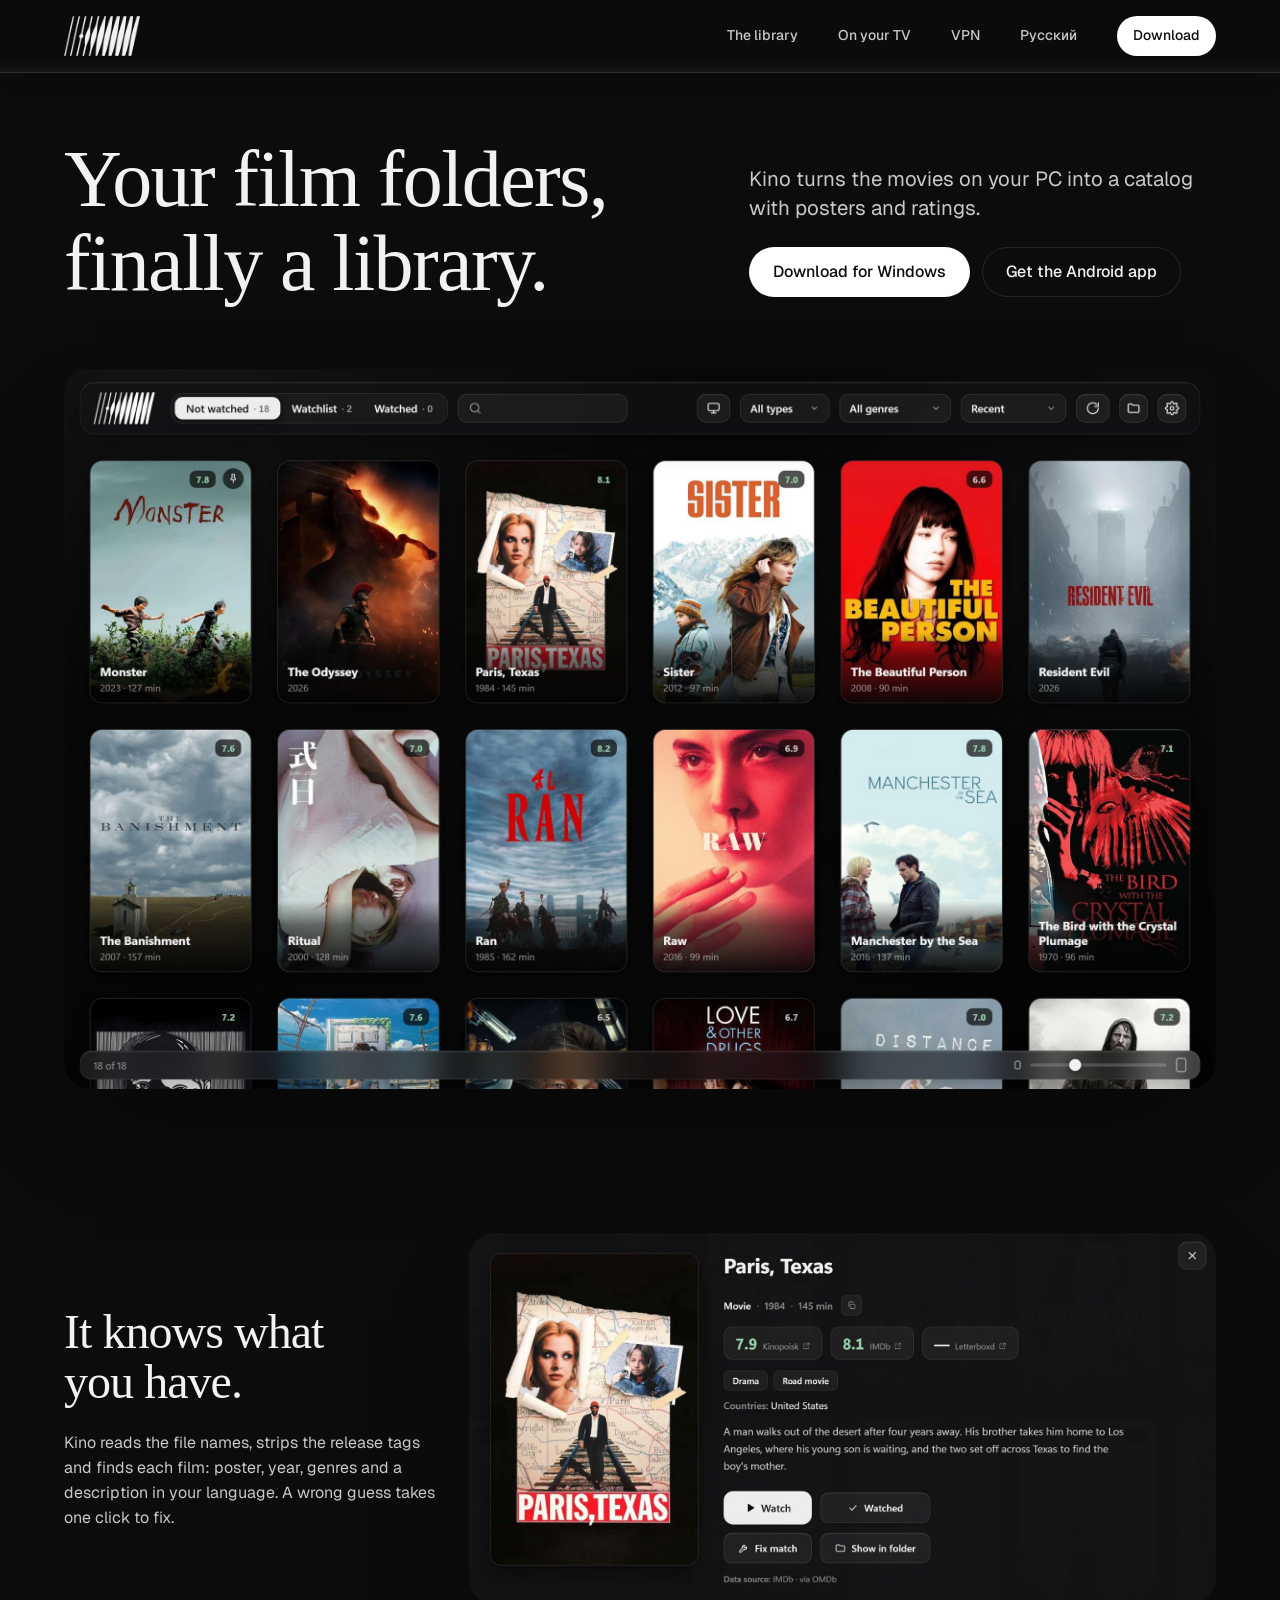
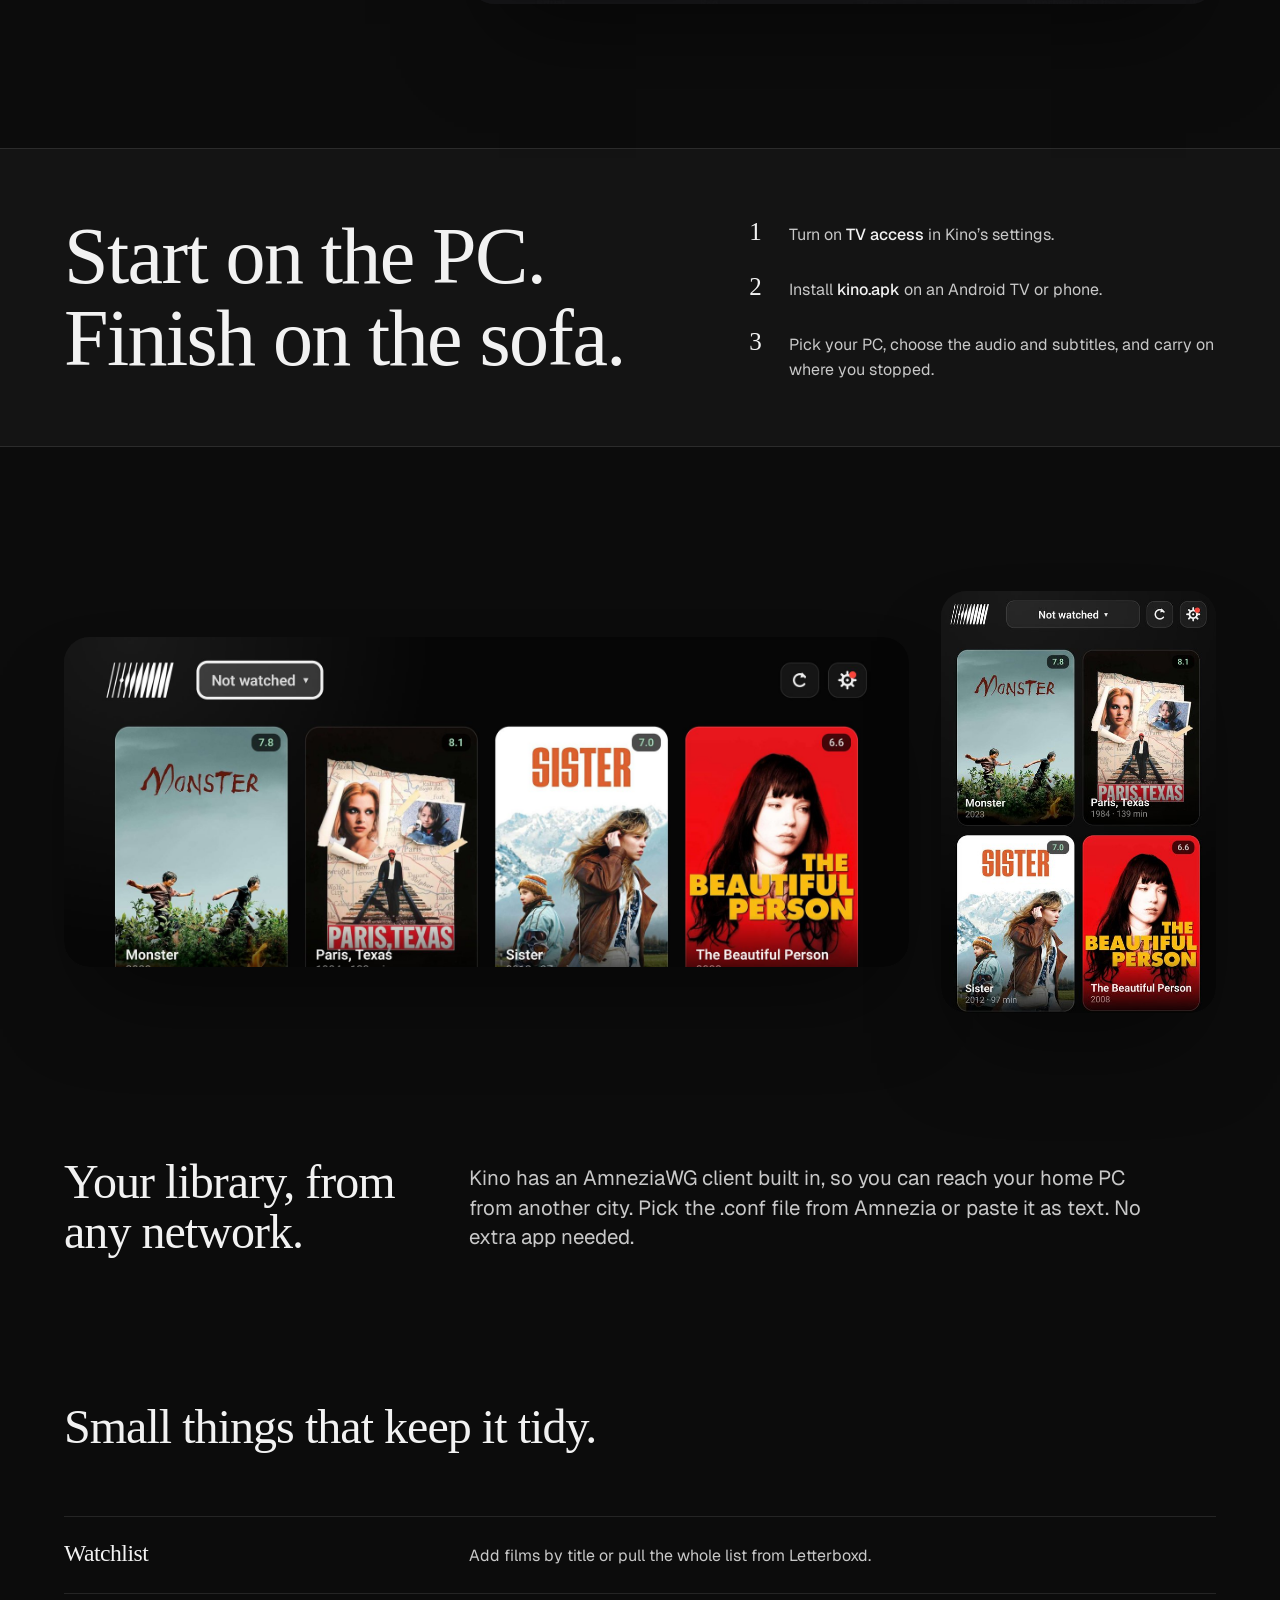
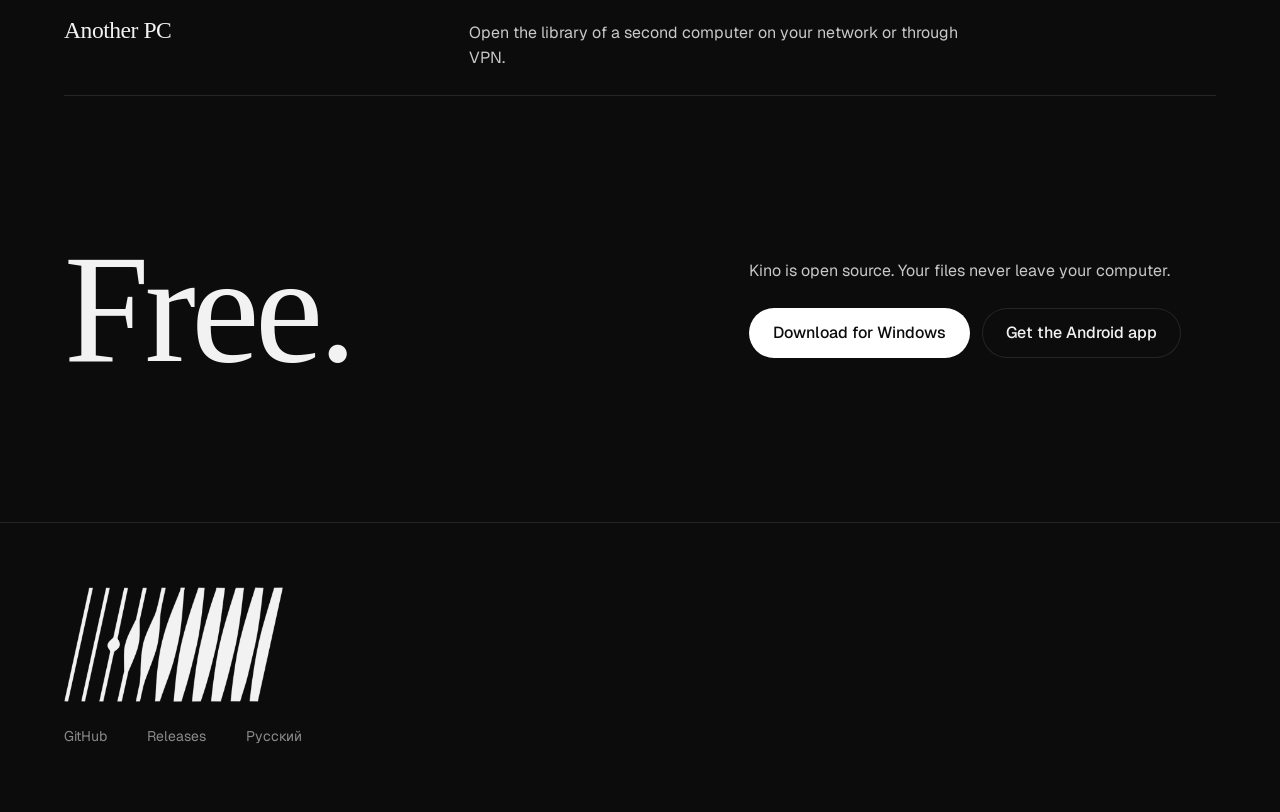
<file: docs/index.html>
<!doctype html>
<html lang="en">
<head>
<meta charset="utf-8">
<meta name="viewport" content="width=device-width, initial-scale=1">
<title>Kino, a library for your films</title>
<meta name="description" content="Kino turns folders of movies and series on your PC into a catalog with posters and ratings, and plays them on Android TV.">
<link rel="preconnect" href="https://fonts.googleapis.com">
<link rel="preconnect" href="https://fonts.gstatic.com" crossorigin>
<link href="https://api.fontshare.com/v2/css?f[]=boska@500&display=swap" rel="stylesheet">
<link href="https://fonts.googleapis.com/css2?family=Geist:wght@400;500&family=Playfair+Display:wght@500&display=swap" rel="stylesheet">
<link rel="stylesheet" href="styles.css">
</head>
<body>
<svg width="0" height="0" style="position:absolute" aria-hidden="true"><filter id="kino-glass" x="0" y="0" width="100%" height="100%" color-interpolation-filters="sRGB"><feImage href="data:image/svg+xml,%3Csvg%20xmlns%3D%22http%3A%2F%2Fwww.w3.org%2F2000%2Fsvg%22%20width%3D%22100%22%20height%3D%22100%22%20preserveAspectRatio%3D%22none%22%3E%3Cdefs%3E%3ClinearGradient%20id%3D%22g%22%20x1%3D%220%22%20y1%3D%220%22%20x2%3D%220%22%20y2%3D%221%22%3E%3Cstop%20offset%3D%220%22%20stop-color%3D%22rgb%28128%2C232%2C128%29%22%2F%3E%3Cstop%20offset%3D%220.35%22%20stop-color%3D%22rgb%28128%2C150%2C128%29%22%2F%3E%3Cstop%20offset%3D%220.5%22%20stop-color%3D%22rgb%28128%2C128%2C128%29%22%2F%3E%3Cstop%20offset%3D%220.65%22%20stop-color%3D%22rgb%28128%2C106%2C128%29%22%2F%3E%3Cstop%20offset%3D%221%22%20stop-color%3D%22rgb%28128%2C24%2C128%29%22%2F%3E%3C%2FlinearGradient%3E%3ClinearGradient%20id%3D%22h%22%20x1%3D%220%22%20y1%3D%220%22%20x2%3D%221%22%20y2%3D%220%22%3E%3Cstop%20offset%3D%220%22%20stop-color%3D%22rgb%28232%2C128%2C128%29%22%2F%3E%3Cstop%20offset%3D%220.06%22%20stop-color%3D%22rgb%28128%2C128%2C128%29%22%2F%3E%3Cstop%20offset%3D%220.94%22%20stop-color%3D%22rgb%28128%2C128%2C128%29%22%2F%3E%3Cstop%20offset%3D%221%22%20stop-color%3D%22rgb%2824%2C128%2C128%29%22%2F%3E%3C%2FlinearGradient%3E%3C%2Fdefs%3E%3Crect%20width%3D%22100%22%20height%3D%22100%22%20fill%3D%22url%28%23g%29%22%2F%3E%3Crect%20width%3D%22100%22%20height%3D%22100%22%20fill%3D%22url%28%23h%29%22%20style%3D%22mix-blend-mode%3Ascreen%22%20opacity%3D%220%22%2F%3E%3C%2Fsvg%3E" preserveAspectRatio="none" result="map"/><feDisplacementMap in="SourceGraphic" in2="map" scale="40" xChannelSelector="R" yChannelSelector="G"/></filter></svg>
<header class="nav">
<div class="container">
<a class="wordmark" href="#top"><span class="logo"></span><span class="visually-hidden">Kino</span></a>
<ul class="nav-links">
<li><a href="#library">The library</a></li>
<li><a href="#tv">On your TV</a></li>
<li><a href="#vpn">VPN</a></li>
<li><a href="ru.html" lang="ru">Русский</a></li>
</ul>
<a class="btn btn--primary btn--small" href="#get">Download</a>
</div>
</header>

<main id="top">
<div class="hero container">
<div class="hero-head">
<h1>Your film folders, finally a library.</h1>
<div class="hero-side">
<p class="lead">Kino turns the movies on your PC into a catalog with posters and ratings.</p>
<div class="actions">
<a class="btn btn--primary" href="https://github.com/idLorem/kino/releases/latest/download/installer.exe">Download for Windows</a>
<a class="btn btn--ghost" href="https://github.com/idLorem/kino/releases/latest/download/kino.apk">Get the Android app</a>
</div>
</div>
</div>
<figure class="screen"><img src="images/kino-library.jpg" width="2400" height="1500" alt="The Kino window: a grid of film posters with ratings, tabs for Not watched, Watchlist and Watched, and filters by type and genre"></figure>
</div>

<section id="library" class="container">
<div class="split">
<div class="split-text">
<h2>It knows what you have.</h2>
<p>Kino reads the file names, strips the release tags and finds each film: poster, year, genres and a description in your language. A wrong guess takes one click to fix.</p>
</div>
<figure class="screen"><img src="images/kino-card.jpg" width="1790" height="890" loading="lazy" alt="A film card in Kino: poster, ratings from Kinopoisk and IMDb, genres, description and the Watch button"></figure>
</div>
</section>

<div id="tv" class="band">
<div class="container">
<h2 class="statement">Start on the PC. Finish on the sofa.</h2>
<ol class="steps">
<li><span>Turn on <strong>TV access</strong> in Kino’s settings.</span></li>
<li><span>Install <strong>kino.apk</strong> on an Android TV or phone.</span></li>
<li><span>Pick your PC, choose the audio and subtitles, and carry on where you stopped.</span></li>
</ol>
</div>
</div>

<section class="container">
<div class="devices">
<figure class="screen"><img src="images/android-tv.jpg" width="1920" height="750" loading="lazy" alt="Kino on Android TV and on a phone, with the same library"></figure>
<figure class="screen"><img src="images/android-phone.jpg" width="540" height="829" loading="lazy" alt=""></figure>
</div>
</section>

<section id="vpn" class="container">
<div class="split">
<h2>Your library, from any network.</h2>
<p class="lead">Kino has an AmneziaWG client built in, so you can reach your home PC from another city. Pick the .conf file from Amnezia or paste it as text. No extra app needed.</p>
</div>
</section>

<section class="container">
<h2>Small things that keep it tidy.</h2>
<dl class="rows rows--tight">
<div><dt>Watchlist</dt><dd>Add films by title or pull the whole list from Letterboxd.</dd></div>
<div><dt>Another PC</dt><dd>Open the library of a second computer on your network or through VPN.</dd></div>
</dl>
</section>

<section id="get" class="container">
<div class="get">
<p class="figure">Free.</p>
<div class="get-side">
<p>Kino is open source. Your files never leave your computer.</p>
<div class="actions">
<a class="btn btn--primary" href="https://github.com/idLorem/kino/releases/latest/download/installer.exe">Download for Windows</a>
<a class="btn btn--ghost" href="https://github.com/idLorem/kino/releases/latest/download/kino.apk">Get the Android app</a>
</div>
</div>
</div>
</section>
</main>

<footer class="footer">
<div class="container">
<p class="mast"><span class="logo"></span><span class="visually-hidden">Kino</span></p>
<ul>
<li><a href="https://github.com/idLorem/kino">GitHub</a></li>
<li><a href="https://github.com/idLorem/kino/releases/latest">Releases</a></li>
<li><a href="ru.html" lang="ru">Русский</a></li>
</ul>
</div>
</footer>
</body>
</html>
</file>
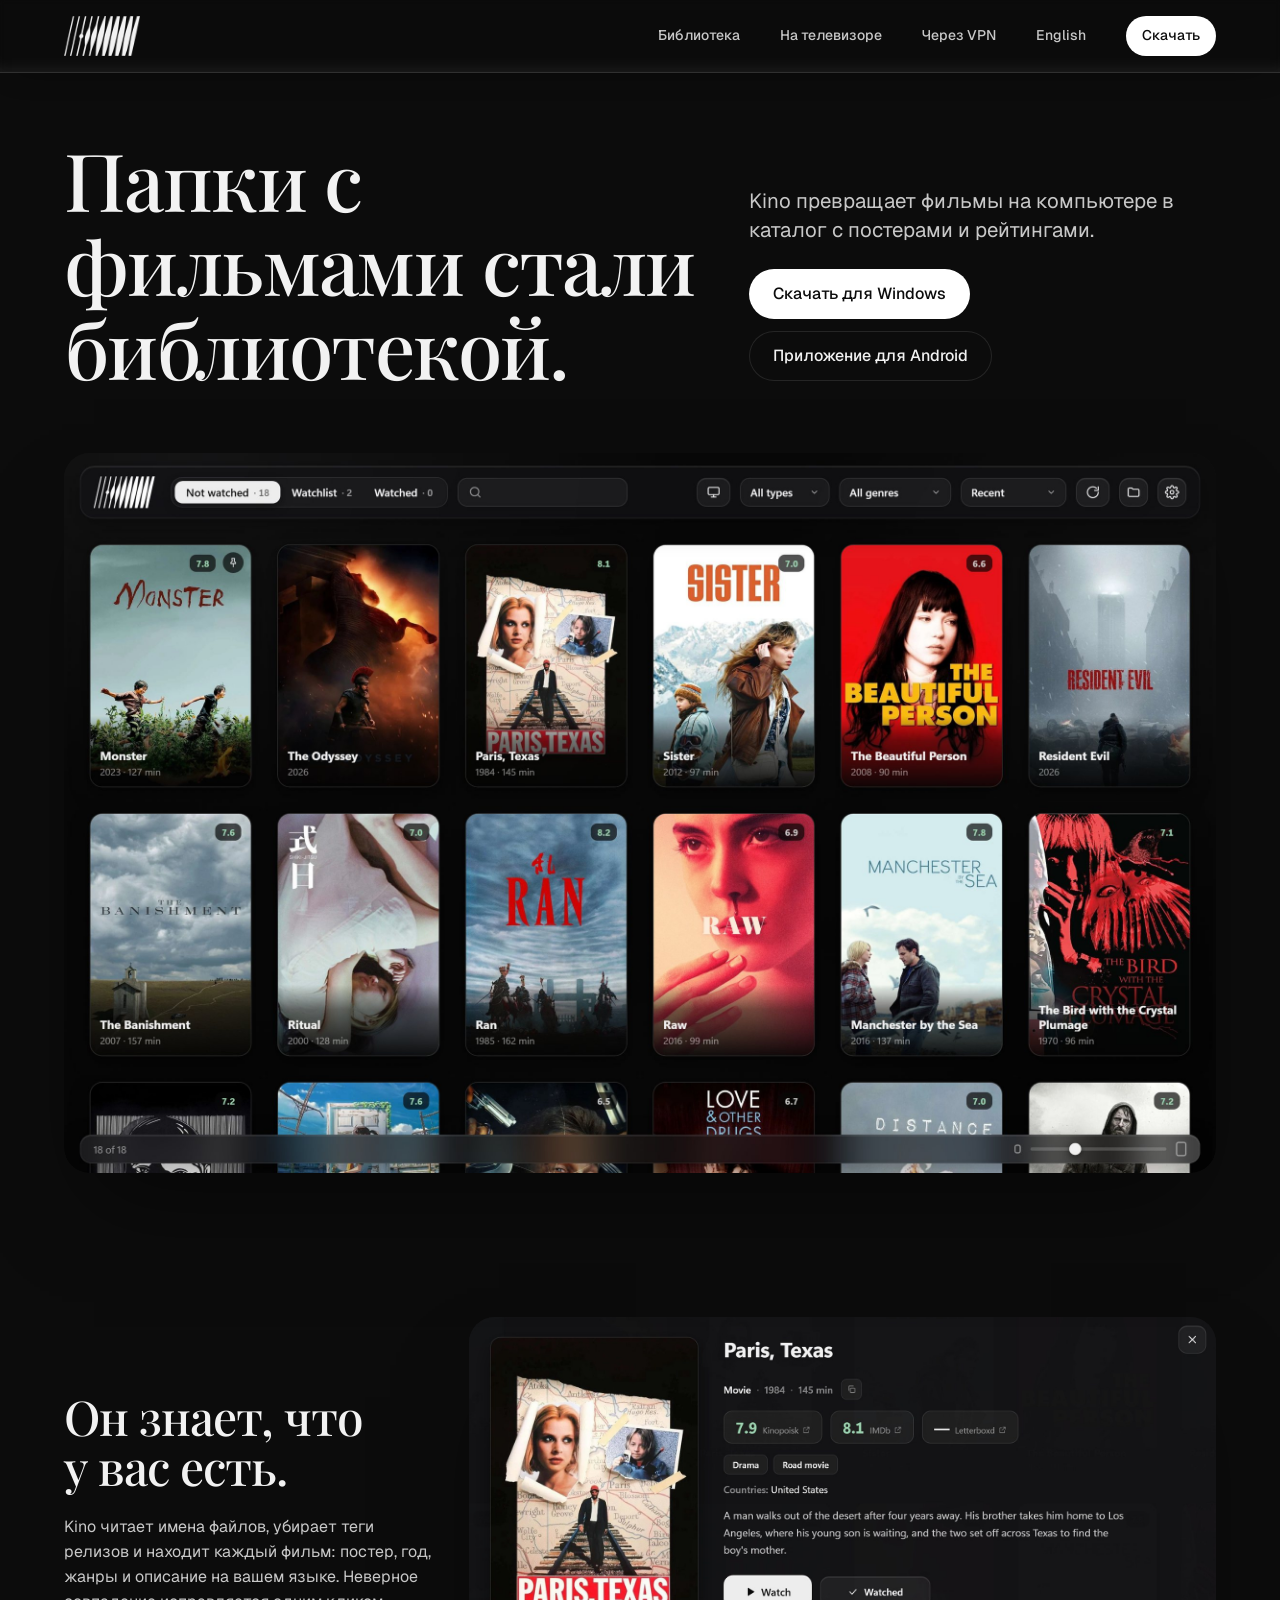
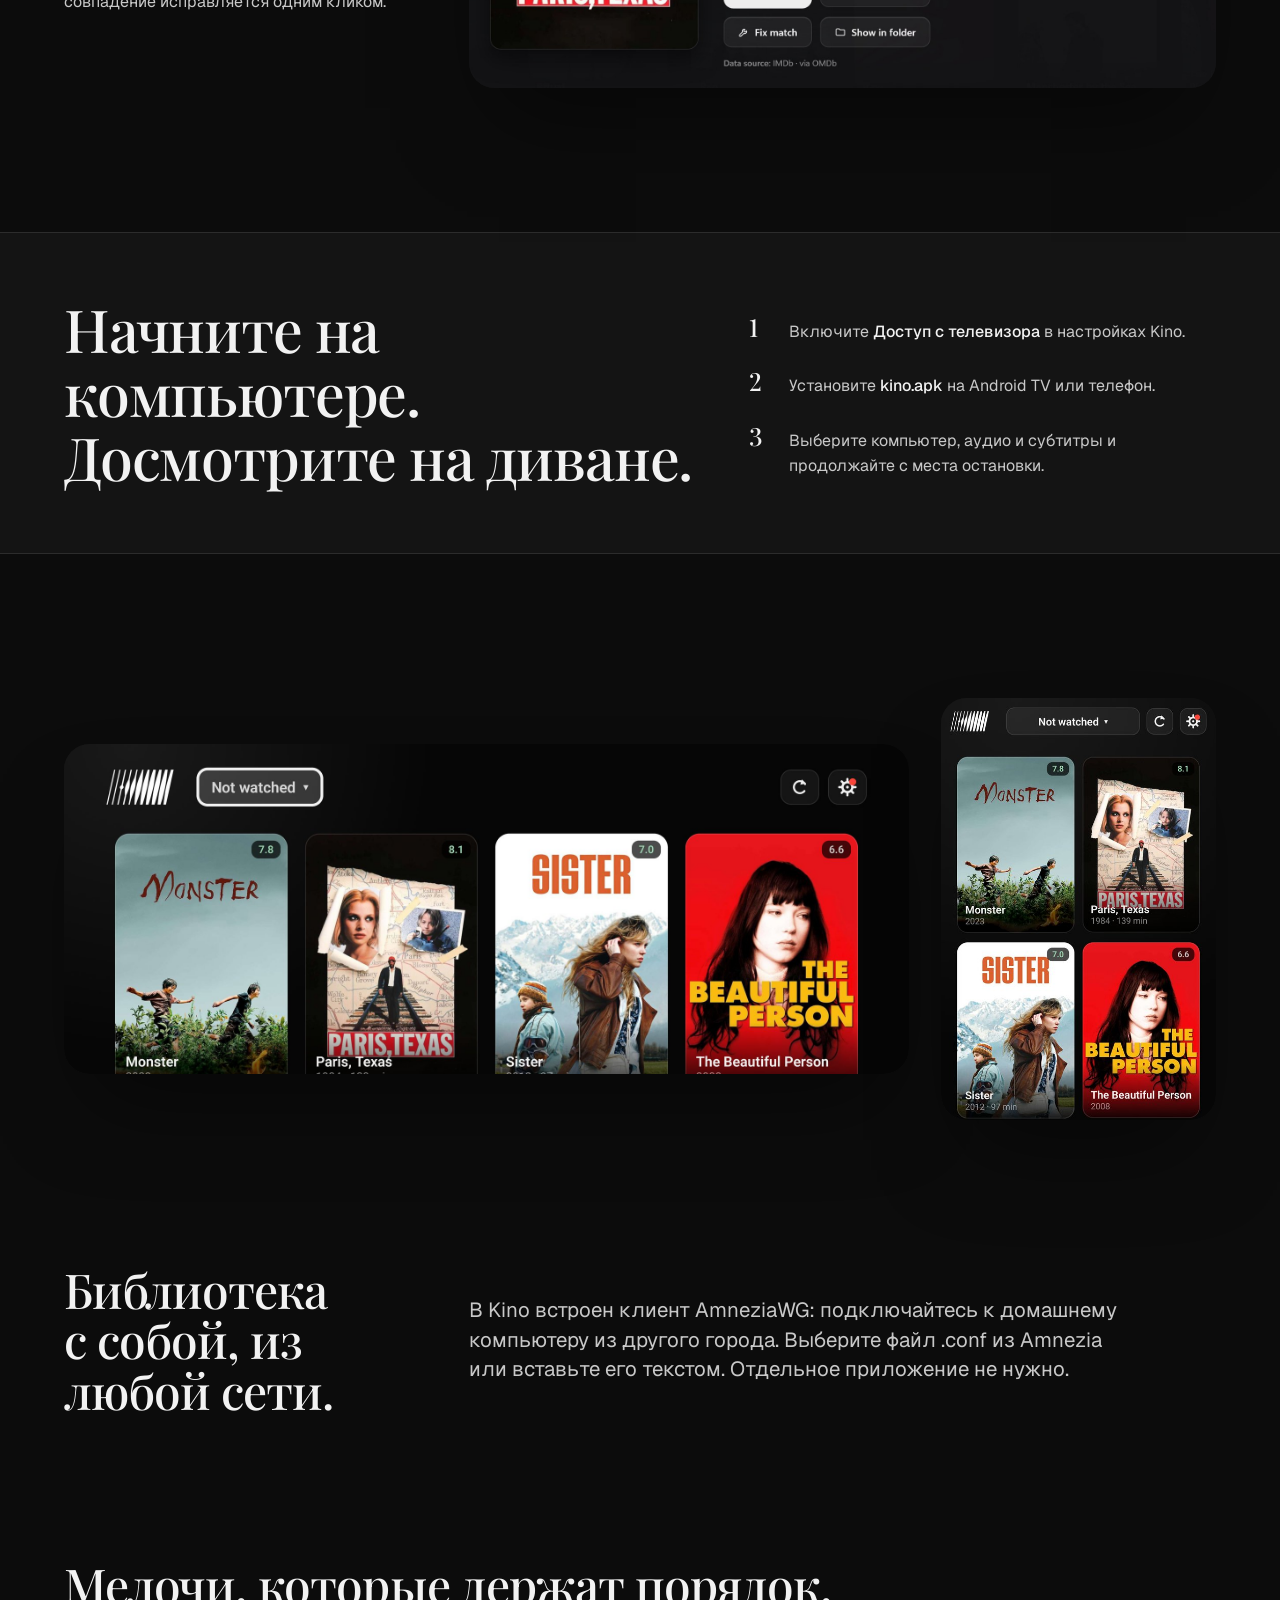
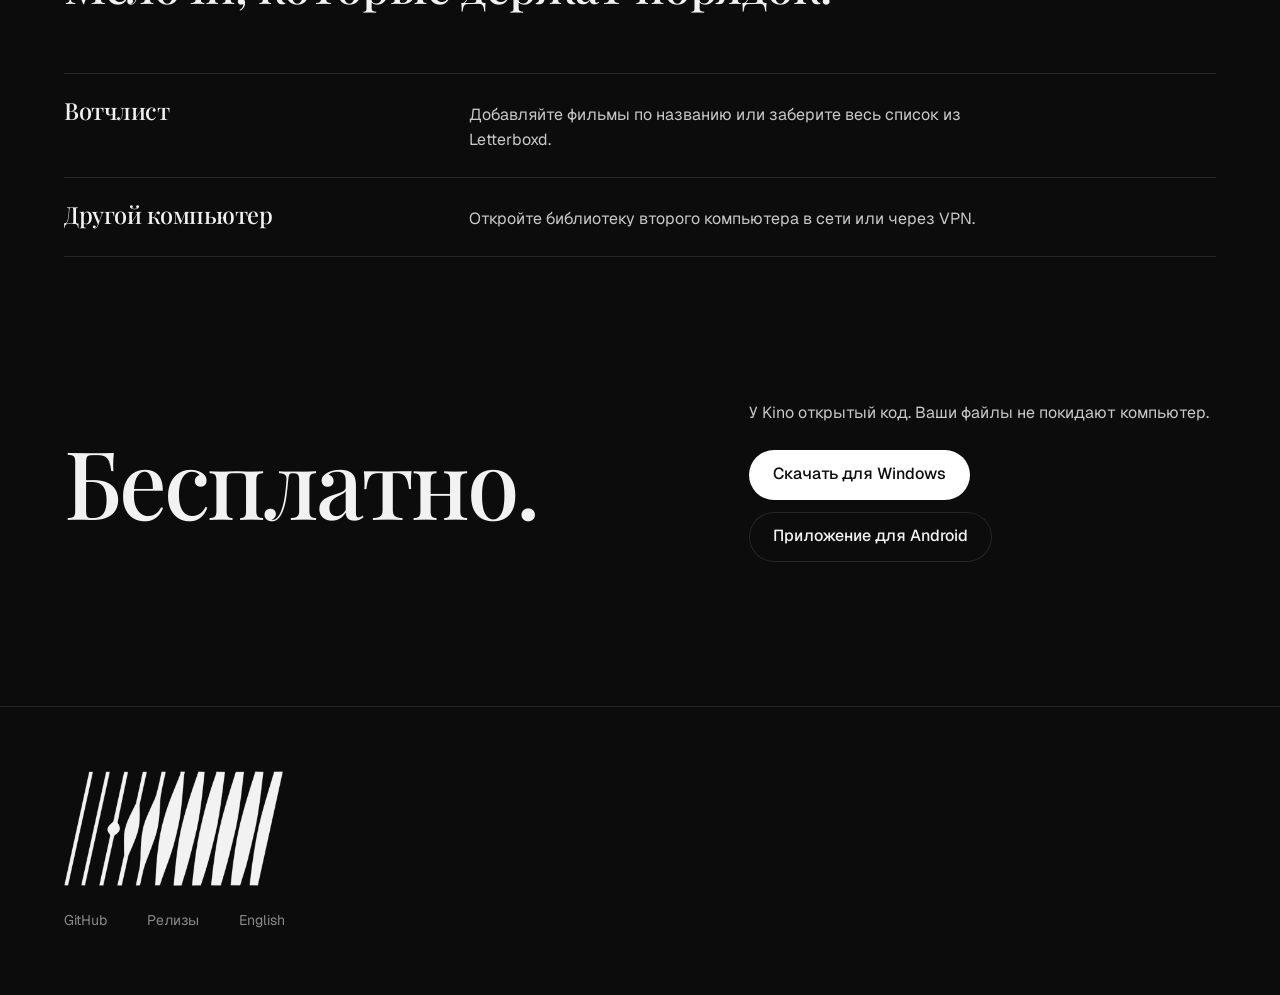
<file: docs/ru.html>
<!doctype html>
<html lang="ru">
<head>
<meta charset="utf-8">
<meta name="viewport" content="width=device-width, initial-scale=1">
<title>Kino, библиотека ваших фильмов</title>
<meta name="description" content="Kino превращает папки с фильмами и сериалами на компьютере в каталог с постерами и рейтингами и показывает их на Android TV.">
<link rel="preconnect" href="https://fonts.googleapis.com">
<link rel="preconnect" href="https://fonts.gstatic.com" crossorigin>
<link href="https://api.fontshare.com/v2/css?f[]=boska@500&display=swap" rel="stylesheet">
<link href="https://fonts.googleapis.com/css2?family=Geist:wght@400;500&family=Playfair+Display:wght@500&display=swap" rel="stylesheet">
<link rel="stylesheet" href="styles.css">
</head>
<body>
<svg width="0" height="0" style="position:absolute" aria-hidden="true"><filter id="kino-glass" x="0" y="0" width="100%" height="100%" color-interpolation-filters="sRGB"><feImage href="data:image/svg+xml,%3Csvg%20xmlns%3D%22http%3A%2F%2Fwww.w3.org%2F2000%2Fsvg%22%20width%3D%22100%22%20height%3D%22100%22%20preserveAspectRatio%3D%22none%22%3E%3Cdefs%3E%3ClinearGradient%20id%3D%22g%22%20x1%3D%220%22%20y1%3D%220%22%20x2%3D%220%22%20y2%3D%221%22%3E%3Cstop%20offset%3D%220%22%20stop-color%3D%22rgb%28128%2C232%2C128%29%22%2F%3E%3Cstop%20offset%3D%220.35%22%20stop-color%3D%22rgb%28128%2C150%2C128%29%22%2F%3E%3Cstop%20offset%3D%220.5%22%20stop-color%3D%22rgb%28128%2C128%2C128%29%22%2F%3E%3Cstop%20offset%3D%220.65%22%20stop-color%3D%22rgb%28128%2C106%2C128%29%22%2F%3E%3Cstop%20offset%3D%221%22%20stop-color%3D%22rgb%28128%2C24%2C128%29%22%2F%3E%3C%2FlinearGradient%3E%3ClinearGradient%20id%3D%22h%22%20x1%3D%220%22%20y1%3D%220%22%20x2%3D%221%22%20y2%3D%220%22%3E%3Cstop%20offset%3D%220%22%20stop-color%3D%22rgb%28232%2C128%2C128%29%22%2F%3E%3Cstop%20offset%3D%220.06%22%20stop-color%3D%22rgb%28128%2C128%2C128%29%22%2F%3E%3Cstop%20offset%3D%220.94%22%20stop-color%3D%22rgb%28128%2C128%2C128%29%22%2F%3E%3Cstop%20offset%3D%221%22%20stop-color%3D%22rgb%2824%2C128%2C128%29%22%2F%3E%3C%2FlinearGradient%3E%3C%2Fdefs%3E%3Crect%20width%3D%22100%22%20height%3D%22100%22%20fill%3D%22url%28%23g%29%22%2F%3E%3Crect%20width%3D%22100%22%20height%3D%22100%22%20fill%3D%22url%28%23h%29%22%20style%3D%22mix-blend-mode%3Ascreen%22%20opacity%3D%220%22%2F%3E%3C%2Fsvg%3E" preserveAspectRatio="none" result="map"/><feDisplacementMap in="SourceGraphic" in2="map" scale="40" xChannelSelector="R" yChannelSelector="G"/></filter></svg>
<header class="nav">
<div class="container">
<a class="wordmark" href="#top"><span class="logo"></span><span class="visually-hidden">Kino</span></a>
<ul class="nav-links">
<li><a href="#library">Библиотека</a></li>
<li><a href="#tv">На телевизоре</a></li>
<li><a href="#vpn">Через VPN</a></li>
<li><a href="index.html" lang="en">English</a></li>
</ul>
<a class="btn btn--primary btn--small" href="#get">Скачать</a>
</div>
</header>

<main id="top">
<div class="hero container">
<div class="hero-head">
<h1>Папки с фильмами стали библиотекой.</h1>
<div class="hero-side">
<p class="lead">Kino превращает фильмы на компьютере в каталог с постерами и рейтингами.</p>
<div class="actions">
<a class="btn btn--primary" href="https://github.com/idLorem/kino/releases/latest/download/installer.exe">Скачать для Windows</a>
<a class="btn btn--ghost" href="https://github.com/idLorem/kino/releases/latest/download/kino.apk">Приложение для Android</a>
</div>
</div>
</div>
<figure class="screen"><img src="images/kino-library.jpg" width="2400" height="1500" alt="Окно Kino: сетка постеров с рейтингами, вкладки «Не просмотрено», Watchlist и «Просмотрено», фильтры по типу и жанру"></figure>
</div>

<section id="library" class="container">
<div class="split">
<div class="split-text">
<h2>Он знает, что у вас есть.</h2>
<p>Kino читает имена файлов, убирает теги релизов и находит каждый фильм: постер, год, жанры и описание на вашем языке. Неверное совпадение исправляется одним кликом.</p>
</div>
<figure class="screen"><img src="images/kino-card.jpg" width="1790" height="890" loading="lazy" alt="Карточка фильма в Kino: постер, рейтинги Кинопоиска и IMDb, жанры, описание и кнопка «Смотреть»"></figure>
</div>
</section>

<div id="tv" class="band">
<div class="container">
<h2 class="statement">Начните на компьютере. Досмотрите на диване.</h2>
<ol class="steps">
<li><span>Включите <strong>Доступ с телевизора</strong> в настройках Kino.</span></li>
<li><span>Установите <strong>kino.apk</strong> на Android TV или телефон.</span></li>
<li><span>Выберите компьютер, аудио и субтитры и продолжайте с места остановки.</span></li>
</ol>
</div>
</div>

<section class="container">
<div class="devices">
<figure class="screen"><img src="images/android-tv.jpg" width="1920" height="750" loading="lazy" alt="Kino на Android TV и на телефоне, та же библиотека"></figure>
<figure class="screen"><img src="images/android-phone.jpg" width="540" height="829" loading="lazy" alt=""></figure>
</div>
</section>

<section id="vpn" class="container">
<div class="split">
<h2>Библиотека с собой, из любой сети.</h2>
<p class="lead">В Kino встроен клиент AmneziaWG: подключайтесь к домашнему компьютеру из другого города. Выберите файл .conf из Amnezia или вставьте его текстом. Отдельное приложение не нужно.</p>
</div>
</section>

<section class="container">
<h2>Мелочи, которые держат порядок.</h2>
<dl class="rows rows--tight">
<div><dt>Вотчлист</dt><dd>Добавляйте фильмы по названию или заберите весь список из Letterboxd.</dd></div>
<div><dt>Другой компьютер</dt><dd>Откройте библиотеку второго компьютера в сети или через VPN.</dd></div>
</dl>
</section>

<section id="get" class="container">
<div class="get">
<p class="figure">Бесплатно.</p>
<div class="get-side">
<p>У Kino открытый код. Ваши файлы не покидают компьютер.</p>
<div class="actions">
<a class="btn btn--primary" href="https://github.com/idLorem/kino/releases/latest/download/installer.exe">Скачать для Windows</a>
<a class="btn btn--ghost" href="https://github.com/idLorem/kino/releases/latest/download/kino.apk">Приложение для Android</a>
</div>
</div>
</div>
</section>
</main>

<footer class="footer">
<div class="container">
<p class="mast"><span class="logo"></span><span class="visually-hidden">Kino</span></p>
<ul>
<li><a href="https://github.com/idLorem/kino">GitHub</a></li>
<li><a href="https://github.com/idLorem/kino/releases/latest">Релизы</a></li>
<li><a href="index.html" lang="en">English</a></li>
</ul>
</div>
</footer>
</body>
</html>
</file>
<file: docs/styles.css>
@import url("./tokens.css");
@import url("./base.css");

:root:lang(ru) { --font-display: "Playfair Display", "Iowan Old Style", Georgia, serif; }

html { scroll-behavior: smooth; }
body { min-height: 100vh; }
h1, h2, h3 { color: var(--color-ink); }
.muted { color: var(--color-muted); }

.nav { position: sticky; top: 0; z-index: var(--z-sticky-nav); background: color-mix(in oklab, var(--color-paper) 65%, transparent); -webkit-backdrop-filter: blur(2px) saturate(1.6); backdrop-filter: blur(2px) saturate(1.6); border-bottom: var(--rule-hair) solid color-mix(in oklab, var(--color-ink) 16%, transparent); box-shadow: inset 0 -12px 18px -14px color-mix(in oklab, var(--color-ink) 14%, transparent), 0 10px 30px -18px rgb(0 0 0 / 0.6); }
@supports (backdrop-filter: url(#kino-glass)) and (not (-webkit-hyphens: none)) { .nav { -webkit-backdrop-filter: url(#kino-glass) blur(2px) saturate(1.6); backdrop-filter: url(#kino-glass) blur(2px) saturate(1.6); } }
.nav .container { display: flex; align-items: center; gap: var(--space-xl); min-height: 72px; }
.wordmark { font-family: var(--font-display); font-weight: var(--display-weight); font-size: var(--text-xl); letter-spacing: var(--tracking-display); text-decoration: none; margin-right: auto; }
.logo { display: block; height: 40px; aspect-ratio: 696 / 365; background: var(--color-ink); -webkit-mask: url("images/logo.png") center / contain no-repeat; mask: url("images/logo.png") center / contain no-repeat; }
.footer .mast .logo { height: clamp(64px, 9vw, 120px); }
.nav-links { display: flex; gap: var(--space-xl); list-style: none; margin: 0; padding: 0; font-size: var(--text-sm); font-weight: 500; }
.nav-links a { color: var(--color-ink-2); text-decoration: none; transition: color var(--dur-short) var(--ease-out); }
.nav-links a:hover { color: var(--color-ink); text-decoration: underline; }

.btn { display: inline-flex; align-items: center; justify-content: center; min-height: 50px; padding: 0 var(--space-lg); border: 0; border-radius: var(--radius-pill); font-weight: 500; text-decoration: none; cursor: pointer; white-space: nowrap; transition: background-color var(--dur-short) var(--ease-out), box-shadow var(--dur-short) var(--ease-out), transform var(--dur-micro) var(--ease-out); }
.btn:active { transform: translateY(1px); }
.btn--primary { background: var(--color-accent); color: var(--color-accent-ink); }
.btn--primary:hover { background: var(--color-focus); }
.btn--primary:active { background: var(--heat-3); }
.btn--ghost { background: transparent; color: var(--color-ink); box-shadow: inset 0 0 0 var(--rule-hair) var(--color-rule); }
.btn--ghost:hover { background: var(--color-paper-2); box-shadow: inset 0 0 0 var(--rule-hair) var(--color-muted); }
.btn--ghost:active { background: var(--color-paper-3); }
.btn--small { min-height: 40px; padding: 0 var(--space-md); font-size: var(--text-sm); }
.btn[aria-disabled="true"] { opacity: 0.45; pointer-events: none; }
.actions { display: flex; flex-wrap: wrap; gap: var(--space-sm); }

.hero { padding-top: var(--space-2xl); }
.hero-head { display: grid; grid-template-columns: minmax(0, 7fr) minmax(0, 5fr); gap: var(--gap-columns); align-items: end; }
.hero-side { display: grid; gap: var(--space-lg); justify-items: start; padding-bottom: var(--space-xs); }
.hero-side .lead { color: var(--color-ink-2); }
.screen { margin: 0; border-radius: min(2vw, var(--radius-card)); overflow: hidden; box-shadow: var(--shadow-card); background: var(--color-paper-2); }
.screen img { width: 100%; }
.hero .screen { margin-top: var(--space-2xl); animation: rise var(--dur-long) var(--ease-out) both; animation-duration: 900ms; }
@keyframes rise { from { opacity: 0; transform: translateY(40px); } to { opacity: 1; transform: none; } }

section { padding-top: var(--section-gap); }
.split { display: grid; grid-template-columns: minmax(0, 4fr) minmax(0, 8fr); gap: var(--gap-columns); align-items: center; }
.devices { display: grid; grid-template-columns: minmax(0, 8fr) minmax(0, 2.6fr); gap: var(--gap-columns); align-items: center; }
.split-text { display: grid; gap: var(--space-lg); }
.split-text p { color: var(--color-ink-2); }
.split > .lead { color: var(--color-ink-2); max-width: 48ch; }

.rows { margin: var(--space-2xl) 0 0; padding: 0; list-style: none; border-top: var(--rule-hair) solid var(--color-rule); }
.rows > li, .rows > div { display: grid; grid-template-columns: minmax(0, 4fr) minmax(0, 8fr); gap: var(--gap-columns); align-items: baseline; padding: var(--space-lg) 0; border-bottom: var(--rule-hair) solid var(--color-rule); }
.rows dt, .rows .name { font-family: var(--font-display); font-weight: var(--display-weight); font-size: var(--text-2xl); letter-spacing: var(--tracking-display); line-height: 1.1; }
.rows dd, .rows .what { margin: 0; color: var(--color-ink-2); font-size: var(--text-lead); max-width: 48ch; }
.rows--tight dt { font-size: var(--text-title); }
.rows--tight dd { font-size: var(--text-md); }

.band { color: var(--color-ink); margin-top: var(--section-gap); padding-block: var(--space-2xl); background: var(--color-paper-2); border-block: var(--rule-hair) solid var(--color-rule); }
.band .container { display: grid; grid-template-columns: minmax(0, 7fr) minmax(0, 5fr); gap: var(--gap-columns); align-items: center; }
.statement { font-size: var(--text-display); line-height: 1.02; max-width: 18ch; }
:lang(ru) .statement { font-size: var(--text-display-s); line-height: 1.08; max-width: 22ch; }
.steps { margin: 0; padding: 0; list-style: none; counter-reset: step; display: grid; gap: var(--space-md); }
.steps li { counter-increment: step; display: grid; grid-template-columns: 2.5rem minmax(0, 1fr); align-items: baseline; color: var(--color-ink-2); }
.steps li::before { content: counter(step); font-family: var(--font-display); font-weight: var(--display-weight); font-size: var(--text-xl); color: var(--color-ink); font-variant-numeric: lining-nums tabular-nums; }
.steps strong { color: var(--color-ink); font-weight: 500; }

.get { display: grid; grid-template-columns: minmax(0, 7fr) minmax(0, 5fr); gap: var(--gap-columns); align-items: center; }
.figure { font-family: var(--font-display); font-weight: var(--display-weight); font-size: clamp(4.5rem, 12vw, 11rem); line-height: 0.9; min-width: 0; letter-spacing: -0.03em; font-variant-numeric: lining-nums tabular-nums; }
:lang(ru) .figure { font-size: clamp(3rem, 7.4vw, 7rem); line-height: 1; }
.get-side { display: grid; gap: var(--space-lg); justify-items: start; }
.get-side p { color: var(--color-ink-2); }

.footer { margin-top: var(--section-gap); padding-block: var(--space-2xl); border-top: var(--rule-hair) solid var(--color-rule); }
.footer .container { display: grid; gap: var(--space-lg); }
.footer .mast { font-family: var(--font-display); font-weight: var(--display-weight); font-size: var(--text-display); letter-spacing: var(--tracking-display); line-height: 1; }
.footer ul { display: flex; flex-wrap: wrap; gap: var(--space-xl); list-style: none; margin: 0; padding: 0; font-size: var(--text-sm); color: var(--color-muted); }
.footer a { text-decoration: none; }
.footer a:hover { color: var(--color-ink); text-decoration: underline; }

@media (max-width: 60rem) {
  .hero-head, .split, .devices, .band .container, .get { grid-template-columns: minmax(0, 1fr); align-items: start; }
  .rows > div { grid-template-columns: minmax(0, 1fr); gap: var(--space-xs); }
  .nav-links { display: none; }
  .hero { padding-top: var(--space-xl); }
  .hero .screen { margin-top: var(--space-xl); }
}
@media (prefers-reduced-motion: reduce) {
  html { scroll-behavior: auto; }
  .hero .screen { animation: none; }
}
</file>
